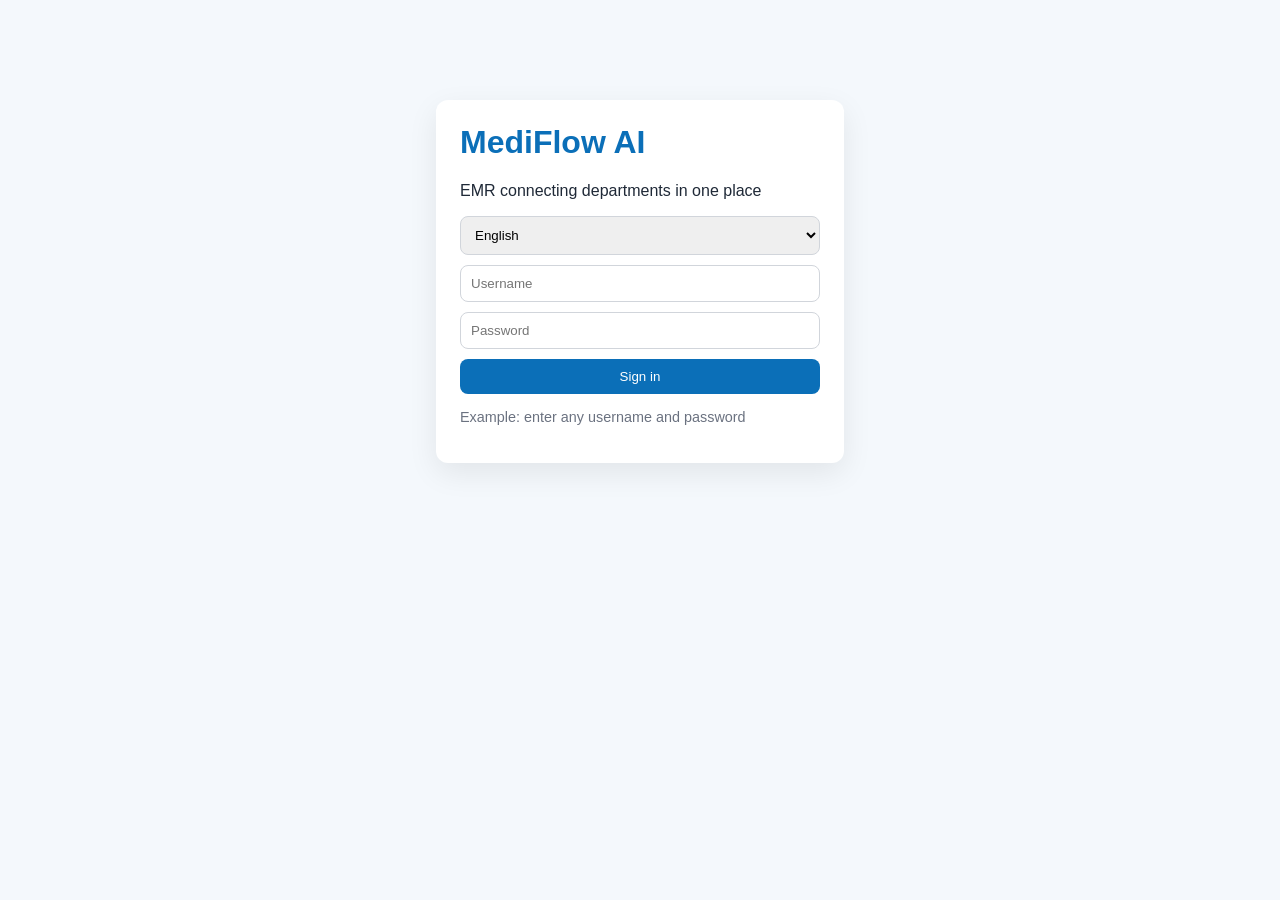
<file: index.html>
<!doctype html>
<html lang="th">
<head>
  <meta charset="utf-8">
  <meta name="viewport" content="width=device-width, initial-scale=1">
  <title>MediFlow AI</title>
  <link rel="stylesheet" href="css/style.css?v=20260801">
</head>
<body data-page="login">
  <div class="login-card">
    <h1 data-i18n="login.title">MediFlow AI</h1>
    <p data-i18n="login.subtitle">ระบบ EMR ที่เชื่อมทุกแผนกในเวลาเดียวกัน</p>
    <label class="sr-only" for="langSelect" data-i18n="common.language">Language</label>
    <select id="langSelect" data-i18n-aria-label="common.language_switcher" aria-label="Language switcher">
      <option value="lo">ລາວ</option>
      <option value="th">ภาษาไทย</option>
      <option value="en">English</option>
    </select>
    <input id="username" placeholder="Username" data-i18n-placeholder="login.form.username">
    <input id="password" placeholder="Password" type="password" data-i18n-placeholder="login.form.password">
    <button id="loginBtn" data-i18n="login.submit">เข้าสู่ระบบ</button>
    <p class="hint" data-i18n="login.hint">ตัวอย่าง: ใส่ชื่อผู้ใช้และรหัสผ่านใดก็ได้</p>
  </div>
  <script src="js/app.js?v=20260801"></script>
</body>
</html>
</file>
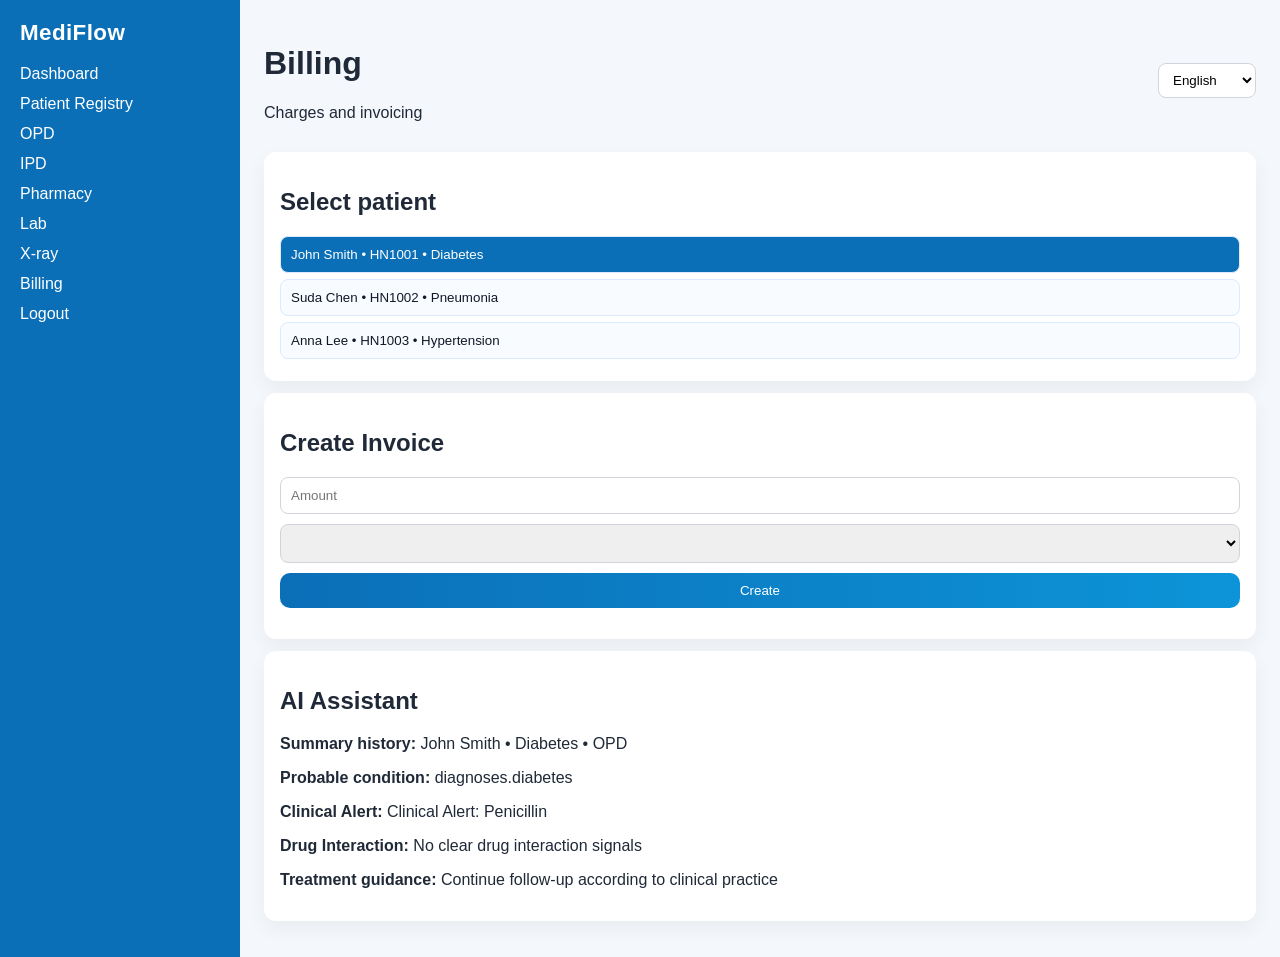
<file: billing.html>
<!doctype html>
<html lang="th">
<head>
  <meta charset="utf-8">
  <meta name="viewport" content="width=device-width, initial-scale=1">
  <title>Billing</title>
  <link rel="stylesheet" href="css/style.css?v=20260801">
</head>
<body data-page="billing">
  <div class="layout">
    <aside class="sidebar">
      <h2>MediFlow</h2>
      <a href="dashboard.html" data-i18n="nav.dashboard">Dashboard</a>
      <a href="patients.html" data-i18n="nav.patients">Patient Registry</a>
      <a href="opd.html" data-i18n="nav.opd">OPD</a>
      <a href="ipd.html" data-i18n="nav.ipd">IPD</a>
      <a href="pharmacy.html" data-i18n="nav.pharmacy">Pharmacy</a>
      <a href="lab.html" data-i18n="nav.lab">Lab</a>
      <a href="xray.html" data-i18n="nav.xray">X-ray</a>
      <a href="billing.html" data-i18n="nav.billing">Billing</a>
      <a href="index.html" data-i18n="nav.logout">Logout</a>
    </aside>

    <main class="main">
      <header class="topbar">
        <div class="topbar-left">
          <h1 data-i18n="billing.title">Billing</h1>
          <p data-i18n="billing.subtitle">ข้อมูลค่าใช้จ่ายและการเรียกเก็บ</p>
        </div>
        <div class="topbar-right">
          <label class="sr-only" for="langSelect">Language</label>
          <select id="langSelect" aria-label="Language switcher">
            <option value="lo">ລາວ</option>
            <option value="th">ภาษาไทย</option>
            <option value="en">English</option>
          </select>
        </div>
      </header>

      <section class="panel">
        <h2 data-i18n="common.select_patient">เลือกผู้ป่วย</h2>
        <div id="patientList" class="patient-list"></div>
      </section>

      <section class="panel">
        <h2 data-i18n="billing.create">สร้างบิล</h2>
        <form id="billingForm">
          <input id="billingAmount" type="number" placeholder="จำนวนเงิน" data-i18n-placeholder="billing.form.amount">
          <select id="billingType" data-i18n="billing.form.type">
            <option value="Consultation" data-i18n="billing.type.consultation">Consultation</option>
            <option value="Admission" data-i18n="billing.type.admission">Admission</option>
            <option value="Lab" data-i18n="billing.type.lab">Lab</option>
            <option value="Imaging" data-i18n="billing.type.imaging">Imaging</option>
          </select>
          <button type="submit" data-i18n="billing.submit">สร้างบิล</button>
          <p class="message"></p>
        </form>
      </section>

      <section class="panel" id="aiPanel"></section>
    </main>
  </div>

  <script src="js/app.js?v=20260801"></script>
</body>
</html>
</file>
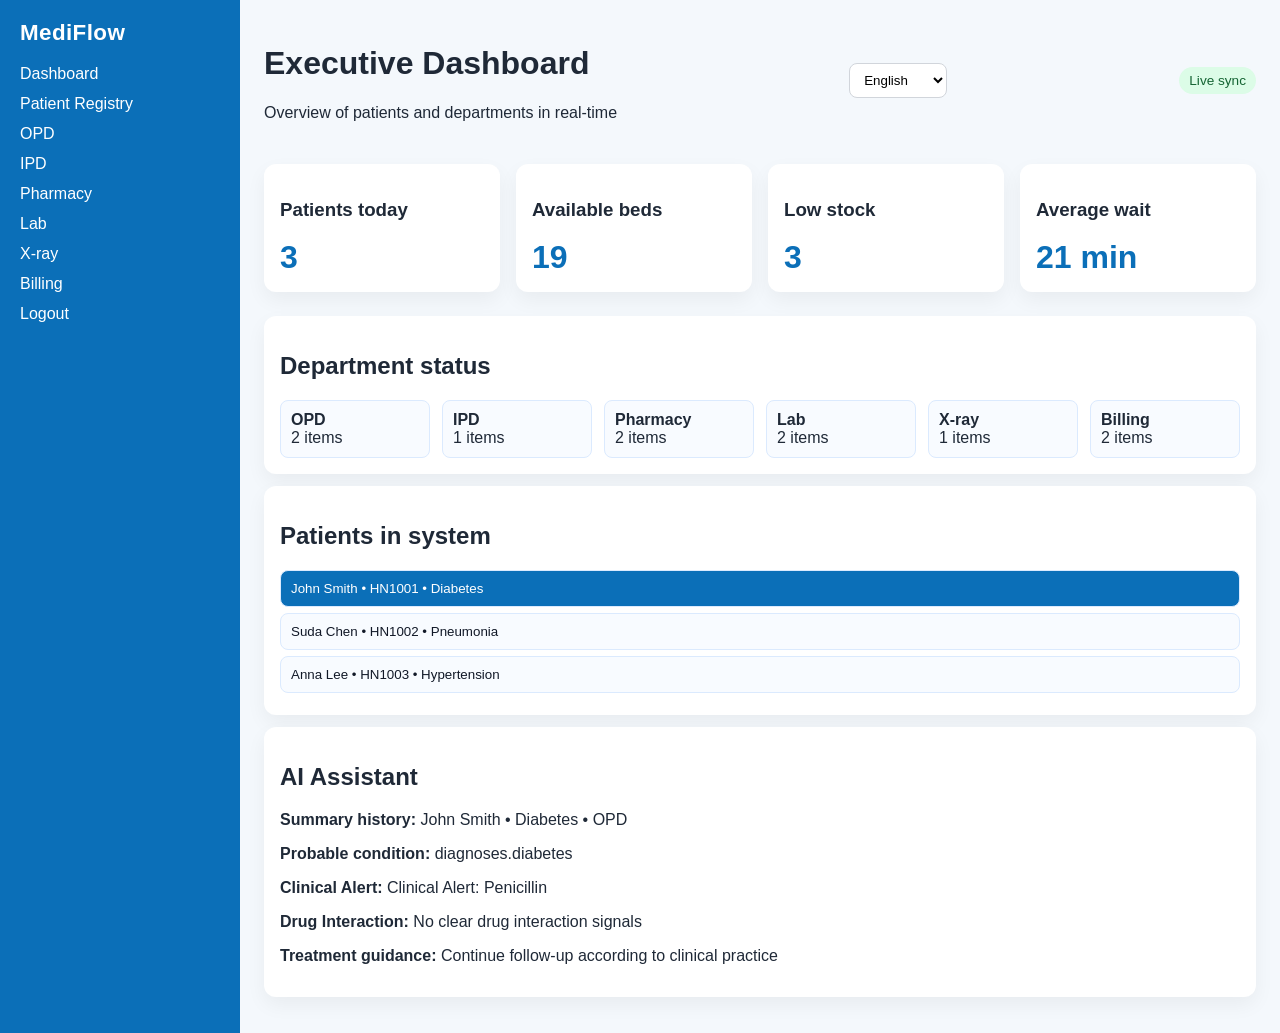
<file: dashboard.html>
<!doctype html>
<html lang="th">
<head>
  <meta charset="utf-8">
  <meta name="viewport" content="width=device-width, initial-scale=1">
  <title>Dashboard</title>
  <link rel="stylesheet" href="css/style.css?v=20260801">
</head>
<body data-page="dashboard">
  <div class="layout">
    <aside class="sidebar">
      <h2>MediFlow</h2>
      <a href="dashboard.html" data-i18n="nav.dashboard">Dashboard</a>
      <a href="patients.html" data-i18n="nav.patients">Patient Registry</a>
      <a href="opd.html" data-i18n="nav.opd">OPD</a>
      <a href="ipd.html" data-i18n="nav.ipd">IPD</a>
      <a href="pharmacy.html" data-i18n="nav.pharmacy">Pharmacy</a>
      <a href="lab.html" data-i18n="nav.lab">Lab</a>
      <a href="xray.html" data-i18n="nav.xray">X-ray</a>
      <a href="billing.html" data-i18n="nav.billing">Billing</a>
      <a href="index.html" data-i18n="nav.logout">Logout</a>
    </aside>

    <main class="main">
      <header class="topbar">
        <div class="topbar-left">
          <h1 data-i18n="dashboard.title">Executive Dashboard</h1>
          <p data-i18n="dashboard.subtitle">ภาพรวมผู้ป่วยและแผนกต่าง ๆ แบบ real-time</p>
        </div>
        <div class="topbar-right">
          <label class="sr-only" for="langSelect">Language</label>
          <select id="langSelect" aria-label="Language switcher">
            <option value="lo">ລາວ</option>
            <option value="th">ภาษาไทย</option>
            <option value="en">English</option>
          </select>
        </div>
        <span class="live-pill" data-i18n="dashboard.live">Live sync</span>
      </header>

      <section class="cards">
        <div class="card">
          <h3 data-i18n="dashboard.cards.today_patients">จำนวนผู้ป่วยวันนี้</h3>
          <p id="todayPatients" class="big-number">0</p>
        </div>
        <div class="card">
          <h3 data-i18n="dashboard.cards.available_beds">เตียงว่าง</h3>
          <p id="availableBeds" class="big-number">0</p>
        </div>
        <div class="card">
          <h3 data-i18n="dashboard.cards.low_stock">ยาใกล้หมด</h3>
          <p id="lowStock" class="big-number">0</p>
        </div>
        <div class="card">
          <h3 data-i18n="dashboard.cards.avg_wait">เวลารอเฉลี่ย</h3>
          <p id="avgWait" class="big-number">0</p>
        </div>
      </section>

      <section class="panel">
        <h2 data-i18n="dashboard.department_status">สถานะแผนก</h2>
        <div class="status-grid" id="departmentStatus"></div>
      </section>

      <section class="panel">
        <h2 data-i18n="dashboard.patients">ผู้ป่วยในระบบ</h2>
        <div id="patientList"></div>
      </section>

      <section class="panel" id="aiPanel"></section>
    </main>
  </div>

  <script src="js/app.js?v=20260801"></script>
</body>
</html>
</file>
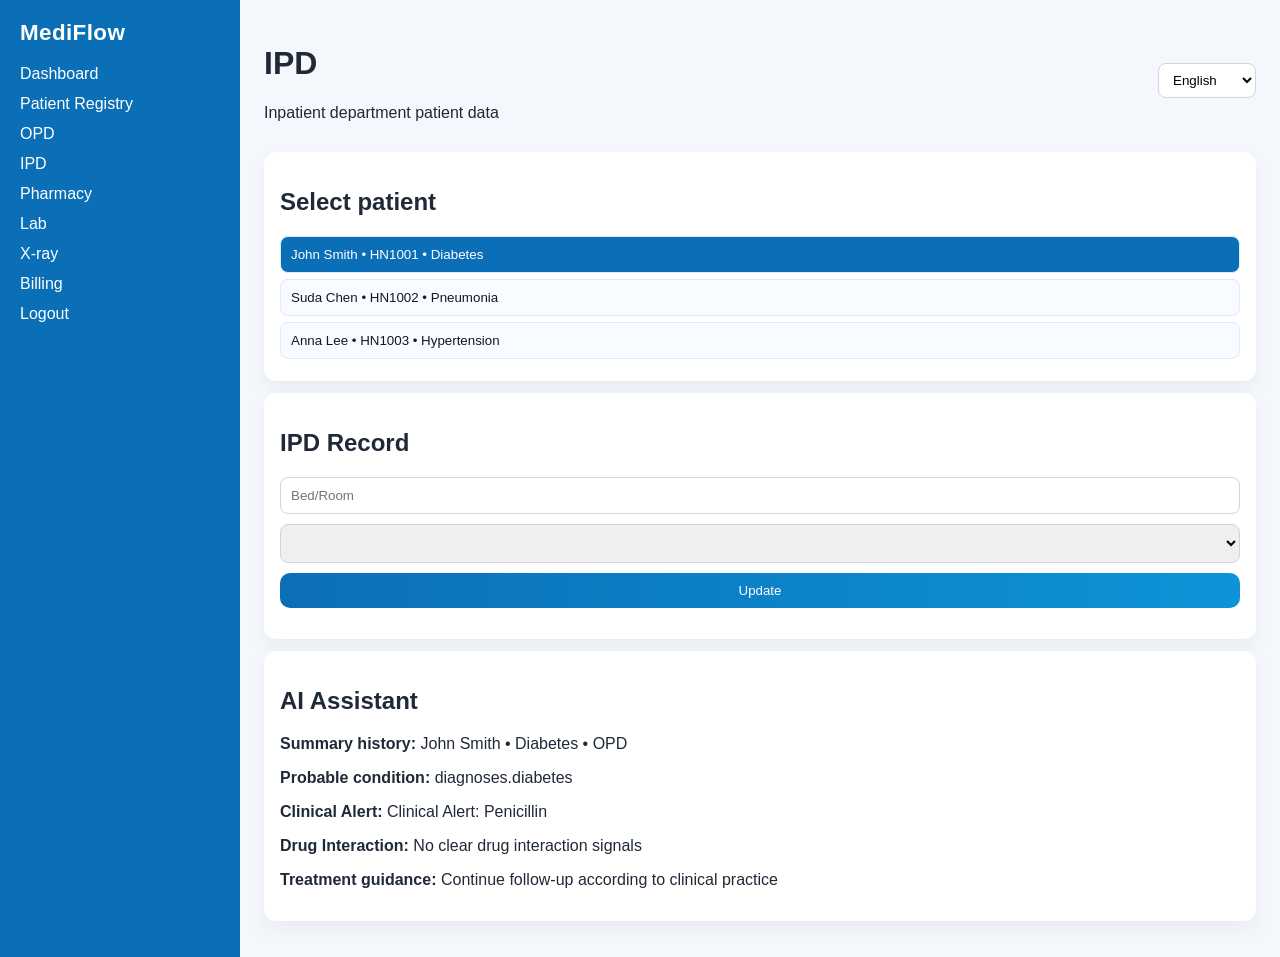
<file: ipd.html>
<!doctype html>
<html lang="th">
<head>
  <meta charset="utf-8">
  <meta name="viewport" content="width=device-width, initial-scale=1">
  <title>IPD</title>
  <link rel="stylesheet" href="css/style.css?v=20260801">
</head>
<body data-page="ipd">
  <div class="layout">
    <aside class="sidebar">
      <h2>MediFlow</h2>
      <a href="dashboard.html" data-i18n="nav.dashboard">Dashboard</a>
      <a href="patients.html" data-i18n="nav.patients">Patient Registry</a>
      <a href="opd.html" data-i18n="nav.opd">OPD</a>
      <a href="ipd.html" data-i18n="nav.ipd">IPD</a>
      <a href="pharmacy.html" data-i18n="nav.pharmacy">Pharmacy</a>
      <a href="lab.html" data-i18n="nav.lab">Lab</a>
      <a href="xray.html" data-i18n="nav.xray">X-ray</a>
      <a href="billing.html" data-i18n="nav.billing">Billing</a>
      <a href="index.html" data-i18n="nav.logout">Logout</a>
    </aside>

    <main class="main">
      <header class="topbar">
        <div class="topbar-left">
          <h1 data-i18n="ipd.title">IPD</h1>
          <p data-i18n="ipd.subtitle">ข้อมูลผู้ป่วยสำหรับแผนกผู้ป่วยใน</p>
        </div>
        <div class="topbar-right">
          <label class="sr-only" for="langSelect">Language</label>
          <select id="langSelect" aria-label="Language switcher">
            <option value="lo">ລາວ</option>
            <option value="th">ภาษาไทย</option>
            <option value="en">English</option>
          </select>
        </div>
      </header>

      <section class="panel">
        <h2 data-i18n="common.select_patient">เลือกผู้ป่วย</h2>
        <div id="patientList" class="patient-list"></div>
      </section>

      <section class="panel">
        <h2 data-i18n="ipd.record">บันทึก IPD</h2>
        <form id="ipdForm">
          <input id="bedNumber" placeholder="เลขเตียง" data-i18n-placeholder="ipd.form.bed">
          <select id="ipdStatus" data-i18n="ipd.form.status">
            <option value="Stable" data-i18n="patients.status.stable">Stable</option>
            <option value="Critical" data-i18n="patients.status.critical">Critical</option>
            <option value="Discharged" data-i18n="patients.status.discharged">Discharged</option>
          </select>
          <button type="submit" data-i18n="ipd.update">อัปเดตข้อมูล</button>
          <p class="message"></p>
        </form>
      </section>

      <section class="panel" id="aiPanel"></section>
    </main>
  </div>

  <script src="js/app.js?v=20260801"></script>
</body>
</html>
</file>
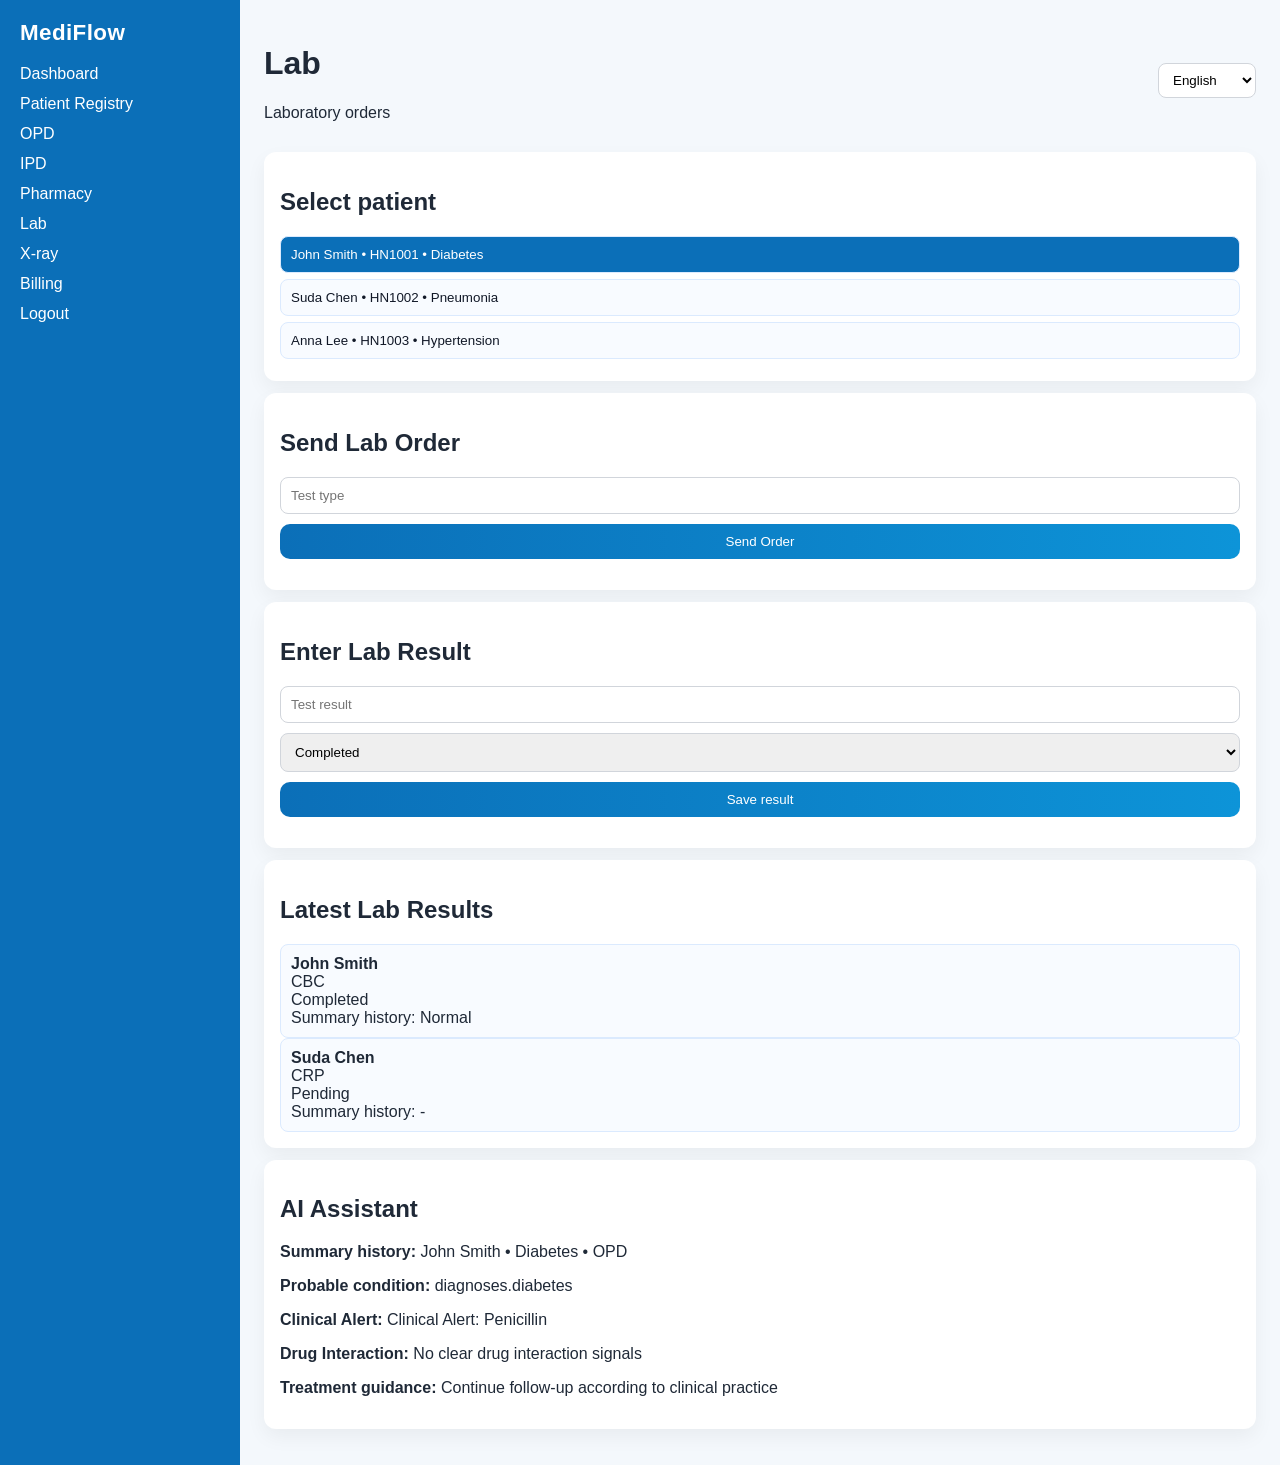
<file: lab.html>
<!doctype html>
<html lang="th">
<head>
  <meta charset="utf-8">
  <meta name="viewport" content="width=device-width, initial-scale=1">
  <title>Lab</title>
  <link rel="stylesheet" href="css/style.css?v=20260801">
</head>
<body data-page="lab">
  <div class="layout">
    <aside class="sidebar">
      <h2>MediFlow</h2>
      <a href="dashboard.html" data-i18n="nav.dashboard">Dashboard</a>
      <a href="patients.html" data-i18n="nav.patients">Patient Registry</a>
      <a href="opd.html" data-i18n="nav.opd">OPD</a>
      <a href="ipd.html" data-i18n="nav.ipd">IPD</a>
      <a href="pharmacy.html" data-i18n="nav.pharmacy">Pharmacy</a>
      <a href="lab.html" data-i18n="nav.lab">Lab</a>
      <a href="xray.html" data-i18n="nav.xray">X-ray</a>
      <a href="billing.html" data-i18n="nav.billing">Billing</a>
      <a href="index.html" data-i18n="nav.logout">Logout</a>
    </aside>

    <main class="main">
      <header class="topbar">
        <div class="topbar-left">
          <h1 data-i18n="lab.title">Lab</h1>
          <p data-i18n="lab.subtitle">คำสั่งตรวจทางห้องปฏิบัติการ</p>
        </div>
        <div class="topbar-right">
          <label class="sr-only" for="langSelect">Language</label>
          <select id="langSelect" aria-label="Language switcher">
            <option value="lo">ລາວ</option>
            <option value="th">ภาษาไทย</option>
            <option value="en">English</option>
          </select>
        </div>
      </header>

      <section class="panel">
        <h2 data-i18n="common.select_patient">เลือกผู้ป่วย</h2>
        <div id="patientList" class="patient-list"></div>
      </section>

      <section class="panel">
        <h2 data-i18n="lab.order">ส่งคำสั่ง Lab</h2>
        <form id="labForm">
          <input id="labTest" placeholder="ประเภทการตรวจ" data-i18n-placeholder="lab.form.test">
          <button type="submit" data-i18n="lab.submit">ส่งคำสั่ง</button>
          <p class="message"></p>
        </form>
      </section>

      <section class="panel">
        <h2 data-i18n="lab.result.title">ใส่ผล Lab</h2>
        <form id="labResultForm">
          <input id="labResultValue" placeholder="ผลตรวจ" data-i18n-placeholder="lab.result.value">
          <select id="labResultStatus">
            <option value="Completed" data-i18n="status.completed">Completed</option>
            <option value="Pending" data-i18n="status.pending">Pending</option>
          </select>
          <button type="submit" data-i18n="lab.result.save">บันทึกผล</button>
          <p class="message"></p>
        </form>
      </section>

      <section class="panel">
        <h2 data-i18n="lab.result.list">ผล Lab ล่าสุด</h2>
        <div id="labResultsList"></div>
      </section>

      <section class="panel" id="aiPanel"></section>
    </main>
  </div>

  <script src="js/app.js?v=20260801"></script>
</body>
</html>
</file>
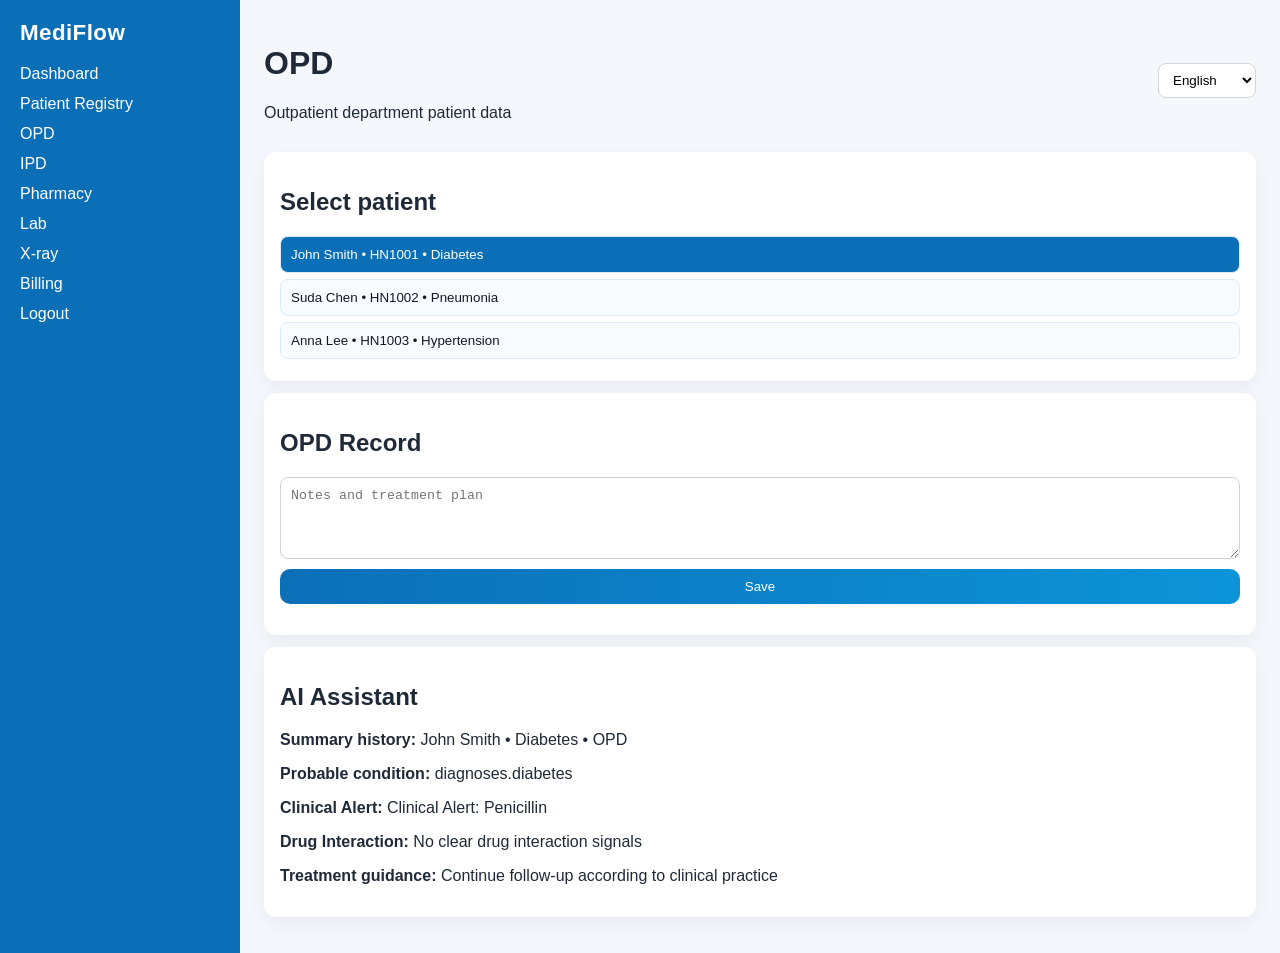
<file: opd.html>
<!doctype html>
<html lang="th">
<head>
  <meta charset="utf-8">
  <meta name="viewport" content="width=device-width, initial-scale=1">
  <title>OPD</title>
  <link rel="stylesheet" href="css/style.css?v=20260801">
</head>
<body data-page="opd">
  <div class="layout">
    <aside class="sidebar">
      <h2>MediFlow</h2>
      <a href="dashboard.html" data-i18n="nav.dashboard">Dashboard</a>
      <a href="patients.html" data-i18n="nav.patients">Patient Registry</a>
      <a href="opd.html" data-i18n="nav.opd">OPD</a>
      <a href="ipd.html" data-i18n="nav.ipd">IPD</a>
      <a href="pharmacy.html" data-i18n="nav.pharmacy">Pharmacy</a>
      <a href="lab.html" data-i18n="nav.lab">Lab</a>
      <a href="xray.html" data-i18n="nav.xray">X-ray</a>
      <a href="billing.html" data-i18n="nav.billing">Billing</a>
      <a href="index.html" data-i18n="nav.logout">Logout</a>
    </aside>

    <main class="main">
      <header class="topbar">
        <div class="topbar-left">
          <h1 data-i18n="opd.title">OPD</h1>
          <p data-i18n="opd.subtitle">ข้อมูลผู้ป่วยสำหรับแผนกผู้ป่วยนอก</p>
        </div>
        <div class="topbar-right">
          <label class="sr-only" for="langSelect">Language</label>
          <select id="langSelect" aria-label="Language switcher">
            <option value="lo">ລາວ</option>
            <option value="th">ภาษาไทย</option>
            <option value="en">English</option>
          </select>
        </div>
      </header>

      <section class="panel">
        <h2 data-i18n="common.select_patient">เลือกผู้ป่วย</h2>
        <div id="patientList" class="patient-list"></div>
      </section>

      <section class="panel">
        <h2 data-i18n="opd.record">บันทึก OPD</h2>
        <form id="opdForm">
          <textarea id="opdNote" rows="4" placeholder="บันทึกอาการและแผนการรักษา" data-i18n-placeholder="opd.form.note"></textarea>
          <button type="submit" data-i18n="opd.save">บันทึกข้อมูล</button>
          <p class="message"></p>
        </form>
      </section>

      <section class="panel" id="aiPanel"></section>
    </main>
  </div>

  <script src="js/app.js?v=20260801"></script>
</body>
</html>
</file>
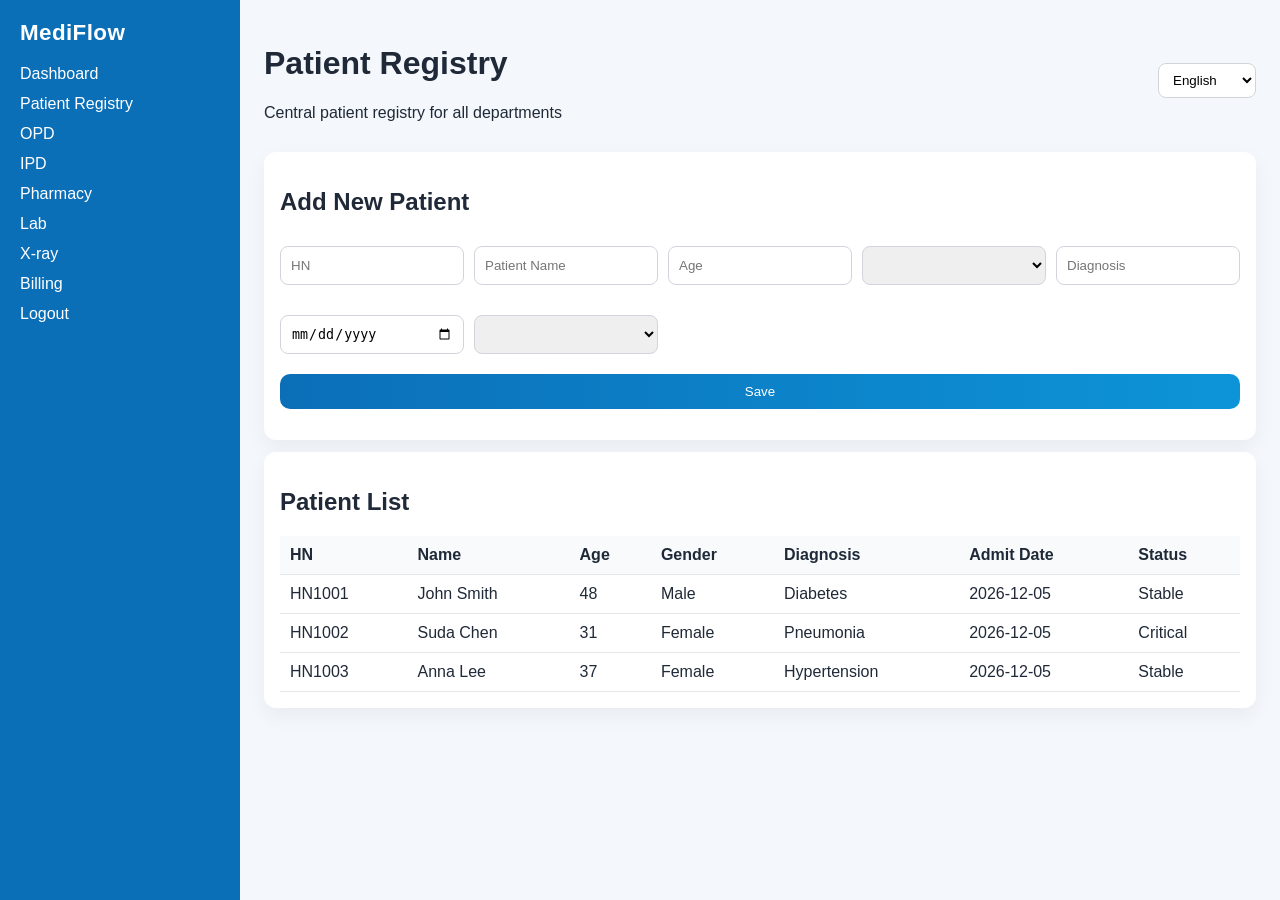
<file: patients.html>
<!doctype html>
<html lang="th">
<head>
  <meta charset="utf-8">
  <meta name="viewport" content="width=device-width, initial-scale=1">
  <title>Patient Registry</title>
  <link rel="stylesheet" href="css/style.css?v=20260801">
</head>
<body data-page="patients">
  <div class="layout">
    <aside class="sidebar">
      <h2>MediFlow</h2>
      <a href="dashboard.html" data-i18n="nav.dashboard">Dashboard</a>
      <a href="patients.html" data-i18n="nav.patients">Patient Registry</a>
      <a href="opd.html" data-i18n="nav.opd">OPD</a>
      <a href="ipd.html" data-i18n="nav.ipd">IPD</a>
      <a href="pharmacy.html" data-i18n="nav.pharmacy">Pharmacy</a>
      <a href="lab.html" data-i18n="nav.lab">Lab</a>
      <a href="xray.html" data-i18n="nav.xray">X-ray</a>
      <a href="billing.html" data-i18n="nav.billing">Billing</a>
      <a href="index.html" data-i18n="nav.logout">Logout</a>
    </aside>

    <main class="main">
      <header class="topbar">
        <div class="topbar-left">
          <h1 data-i18n="patients.title">Patient Registry</h1>
          <p data-i18n="patients.subtitle">ทะเบียนผู้ป่วยกลางสำหรับทุกแผนก</p>
        </div>
        <div class="topbar-right">
          <label class="sr-only" for="langSelect">Language</label>
          <select id="langSelect" aria-label="Language switcher">
            <option value="lo">ລາວ</option>
            <option value="th">ภาษาไทย</option>
            <option value="en">English</option>
          </select>
        </div>
      </header>

      <section class="panel">
        <h2 data-i18n="patients.add_new">เพิ่มผู้ป่วยใหม่</h2>
        <form id="patientForm">
          <div class="form-grid">
            <input name="hn" placeholder="HN" data-i18n-placeholder="patients.form.hn">
            <input name="name" placeholder="ชื่อผู้ป่วย" required data-i18n-placeholder="patients.form.name">
            <input name="age" type="number" placeholder="อายุ" required data-i18n-placeholder="patients.form.age">
            <select name="gender" data-i18n="patients.form.gender">
              <option value="ชาย" data-i18n="patients.gender.male">ชาย</option>
              <option value="หญิง" data-i18n="patients.gender.female">หญิง</option>
              <option value="อื่นๆ" data-i18n="patients.gender.other">อื่นๆ</option>
            </select>
            <input name="diagnosis" placeholder="โรค/วินิจฉัย" required data-i18n-placeholder="patients.form.diagnosis">
            <input name="admissionDate" type="date" required>
            <select name="status" data-i18n="patients.form.status">
              <option value="Stable" data-i18n="patients.status.stable">Stable</option>
              <option value="Critical" data-i18n="patients.status.critical">Critical</option>
              <option value="Discharged" data-i18n="patients.status.discharged">Discharged</option>
            </select>
          </div>
          <button type="submit" data-i18n="patients.save">บันทึกข้อมูล</button>
          <p id="formMessage" class="message"></p>
        </form>
      </section>

      <section class="panel">
        <h2 data-i18n="patients.list">รายการผู้ป่วย</h2>
        <table>
          <thead>
            <tr>
              <th data-i18n="table.hn">HN</th>
              <th data-i18n="table.name">ชื่อ</th>
              <th data-i18n="table.age">อายุ</th>
              <th data-i18n="table.gender">เพศ</th>
              <th data-i18n="table.diagnosis">วินิจฉัย</th>
              <th data-i18n="table.admit_date">วันที่ Admit</th>
              <th data-i18n="table.status">Status</th>
            </tr>
          </thead>
          <tbody id="patientTableBody"></tbody>
        </table>
      </section>
    </main>
  </div>

  <script src="js/app.js?v=20260801"></script>
</body>
</html>
</file>
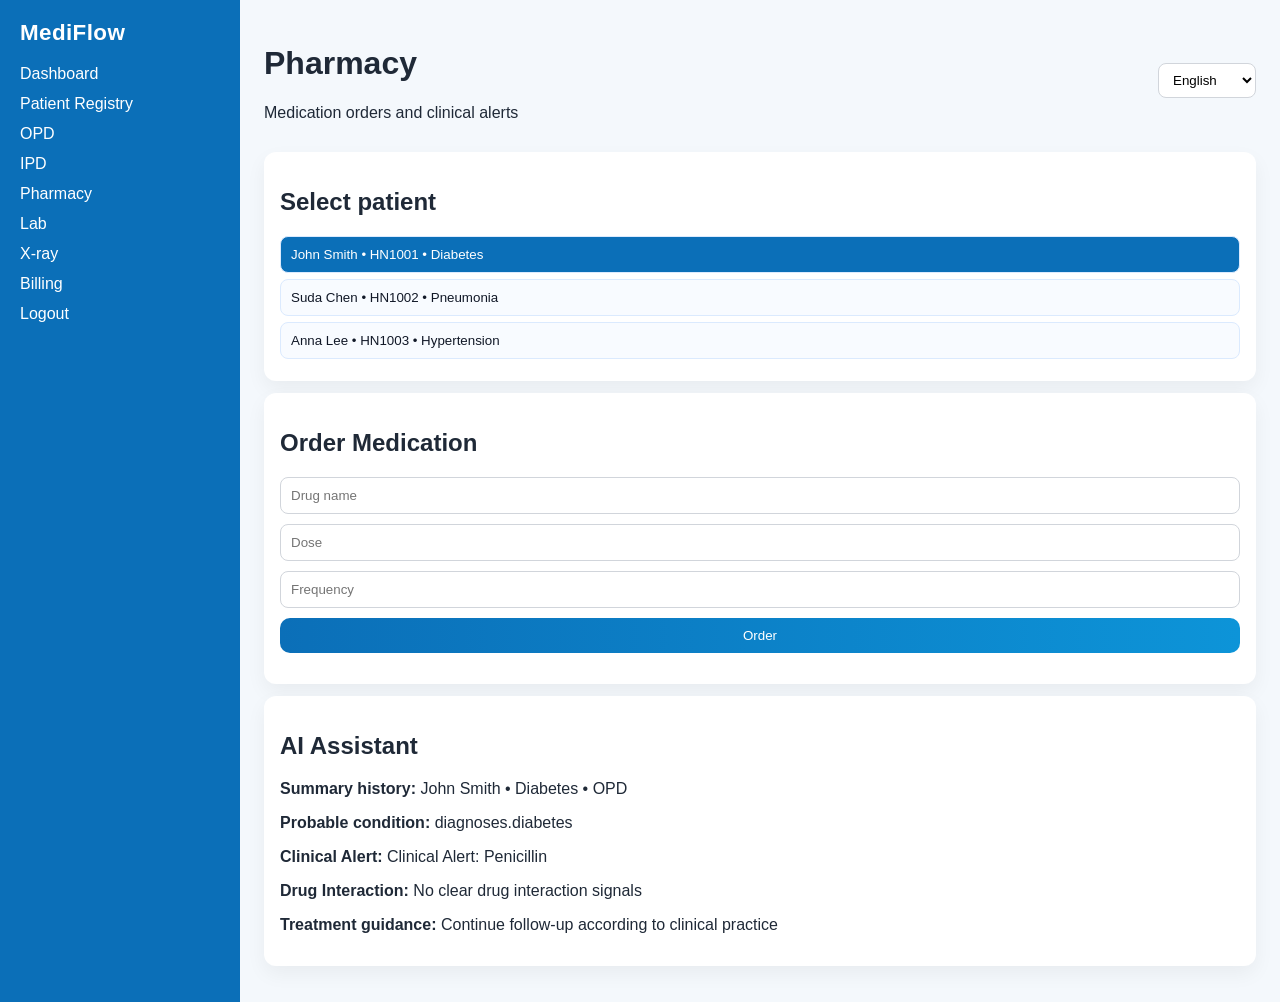
<file: pharmacy.html>
<!doctype html>
<html lang="th">
<head>
  <meta charset="utf-8">
  <meta name="viewport" content="width=device-width, initial-scale=1">
  <title>Pharmacy</title>
  <link rel="stylesheet" href="css/style.css?v=20260801">
</head>
<body data-page="pharmacy">
  <div class="layout">
    <aside class="sidebar">
      <h2>MediFlow</h2>
      <a href="dashboard.html" data-i18n="nav.dashboard">Dashboard</a>
      <a href="patients.html" data-i18n="nav.patients">Patient Registry</a>
      <a href="opd.html" data-i18n="nav.opd">OPD</a>
      <a href="ipd.html" data-i18n="nav.ipd">IPD</a>
      <a href="pharmacy.html" data-i18n="nav.pharmacy">Pharmacy</a>
      <a href="lab.html" data-i18n="nav.lab">Lab</a>
      <a href="xray.html" data-i18n="nav.xray">X-ray</a>
      <a href="billing.html" data-i18n="nav.billing">Billing</a>
      <a href="index.html" data-i18n="nav.logout">Logout</a>
    </aside>

    <main class="main">
      <header class="topbar">
        <div class="topbar-left">
          <h1 data-i18n="pharmacy.title">Pharmacy</h1>
          <p data-i18n="pharmacy.subtitle">ระบบสั่งยาและ Clinical Alert</p>
        </div>
        <div class="topbar-right">
          <label class="sr-only" for="langSelect">Language</label>
          <select id="langSelect" aria-label="Language switcher">
            <option value="lo">ລາວ</option>
            <option value="th">ภาษาไทย</option>
            <option value="en">English</option>
          </select>
        </div>
      </header>

      <section class="panel">
        <h2 data-i18n="common.select_patient">เลือกผู้ป่วย</h2>
        <div id="patientList" class="patient-list"></div>
      </section>

      <section class="panel">
        <h2 data-i18n="pharmacy.order">สั่งยา</h2>
        <form id="pharmacyForm">
          <input id="drugName" placeholder="ชื่อยา" data-i18n-placeholder="pharmacy.form.name">
          <input id="drugDose" type="number" placeholder="ขนาดยา" data-i18n-placeholder="pharmacy.form.dose">
          <input id="drugFreq" placeholder="ความถี่" data-i18n-placeholder="pharmacy.form.freq">
          <button type="submit" data-i18n="pharmacy.submit">สั่งยา</button>
          <p class="message"></p>
        </form>
      </section>

      <section class="panel" id="aiPanel"></section>
    </main>
  </div>

  <script src="js/app.js?v=20260801"></script>
</body>
</html>
</file>
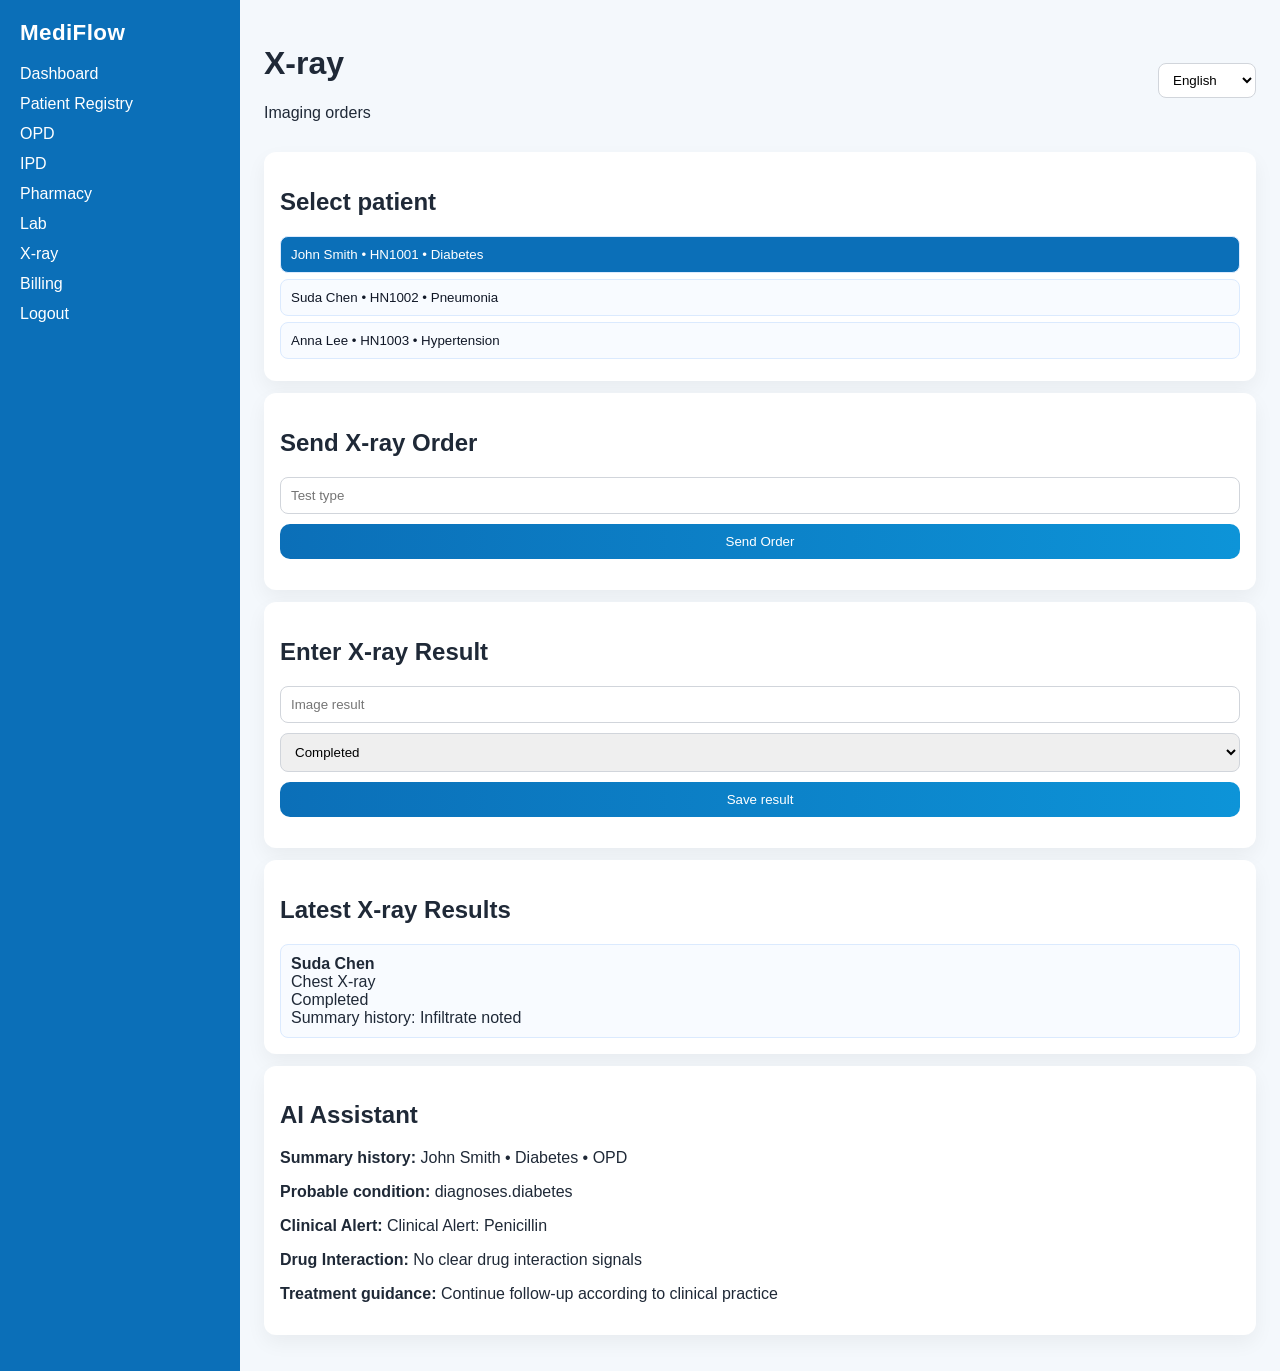
<file: xray.html>
<!doctype html>
<html lang="th">
<head>
  <meta charset="utf-8">
  <meta name="viewport" content="width=device-width, initial-scale=1">
  <title>X-ray</title>
  <link rel="stylesheet" href="css/style.css?v=20260801">
</head>
<body data-page="xray">
  <div class="layout">
    <aside class="sidebar">
      <h2>MediFlow</h2>
      <a href="dashboard.html" data-i18n="nav.dashboard">Dashboard</a>
      <a href="patients.html" data-i18n="nav.patients">Patient Registry</a>
      <a href="opd.html" data-i18n="nav.opd">OPD</a>
      <a href="ipd.html" data-i18n="nav.ipd">IPD</a>
      <a href="pharmacy.html" data-i18n="nav.pharmacy">Pharmacy</a>
      <a href="lab.html" data-i18n="nav.lab">Lab</a>
      <a href="xray.html" data-i18n="nav.xray">X-ray</a>
      <a href="billing.html" data-i18n="nav.billing">Billing</a>
      <a href="index.html" data-i18n="nav.logout">Logout</a>
    </aside>

    <main class="main">
      <header class="topbar">
        <div class="topbar-left">
          <h1 data-i18n="xray.title">X-ray</h1>
          <p data-i18n="xray.subtitle">คำสั่งตรวจภาพรังสี</p>
        </div>
        <div class="topbar-right">
          <label class="sr-only" for="langSelect">Language</label>
          <select id="langSelect" aria-label="Language switcher">
            <option value="lo">ລາວ</option>
            <option value="th">ภาษาไทย</option>
            <option value="en">English</option>
          </select>
        </div>
      </header>

      <section class="panel">
        <h2 data-i18n="common.select_patient">เลือกผู้ป่วย</h2>
        <div id="patientList" class="patient-list"></div>
      </section>

      <section class="panel">
        <h2 data-i18n="xray.order">ส่งคำสั่ง X-ray</h2>
        <form id="xrayForm">
          <input id="xrayTest" placeholder="ประเภทการตรวจ" data-i18n-placeholder="xray.form.test">
          <button type="submit" data-i18n="xray.submit">ส่งคำสั่ง</button>
          <p class="message"></p>
        </form>
      </section>

      <section class="panel">
        <h2 data-i18n="xray.result.title">ใส่ผล X-ray</h2>
        <form id="xrayResultForm">
          <input id="xrayResultValue" placeholder="ผลภาพ" data-i18n-placeholder="xray.result.value">
          <select id="xrayResultStatus">
            <option value="Completed" data-i18n="status.completed">Completed</option>
            <option value="Pending" data-i18n="status.pending">Pending</option>
          </select>
          <button type="submit" data-i18n="xray.result.save">บันทึกผล</button>
          <p class="message"></p>
        </form>
      </section>

      <section class="panel">
        <h2 data-i18n="xray.result.list">ผล X-ray ล่าสุด</h2>
        <div id="xrayResultsList"></div>
      </section>

      <section class="panel" id="aiPanel"></section>
    </main>
  </div>

  <script src="js/app.js?v=20260801"></script>
</body>
</html>
</file>
<file: css/style.css>
body {
  font-family: Arial, sans-serif;
  margin: 0;
  background: #f4f8fc;
  color: #1f2937;
}

.layout {
  display: flex;
  min-height: 100vh;
}

.login-card {
  width: 360px;
  margin: 100px auto;
  padding: 24px;
  background: #fff;
  border-radius: 12px;
  box-shadow: 0 10px 30px rgba(0, 0, 0, 0.08);
}

.login-card h1 {
  margin-top: 0;
  color: #0b6fb8;
}

input, select, button, textarea {
  display: block;
  width: 100%;
  margin: 10px 0;
  padding: 10px;
  border-radius: 8px;
  border: 1px solid #d1d5db;
  box-sizing: border-box;
}

button {
  background: #0b6fb8;
  color: #fff;
  border: none;
  cursor: pointer;
}

.hint, .muted {
  font-size: 0.9rem;
  color: #6b7280;
}

.sidebar {
  width: 240px;
  min-height: 100vh;
  background: #0b6fb8;
  color: #fff;
  padding: 20px;
  box-sizing: border-box;
}

.sidebar h2 {
  margin-top: 0;
  font-size: 1.4rem;
  letter-spacing: 0.4px;
}

.topbar {
  display: flex;
  justify-content: space-between;
  align-items: center;
  margin-bottom: 14px;
  gap: 12px;
}

.topbar-right select {
  padding: 8px 10px;
  border-radius: 8px;
  border: 1px solid #d1d5db;
  background: #fff;
}

.sr-only {
  position: absolute !important;
  height: 1px; width: 1px;
  overflow: hidden; clip: rect(1px, 1px, 1px, 1px);
  white-space: nowrap; border: 0; padding: 0; margin: -1px;
}

.sidebar a {
  display: block;
  color: #fff;
  text-decoration: none;
  margin: 12px 0;
}

.main {
  flex: 1;
  padding: 24px;
}

.topbar {
  display: flex;
  justify-content: space-between;
  align-items: center;
  margin-bottom: 14px;
}

.live-pill {
  background: #dcfce7;
  color: #166534;
  padding: 6px 10px;
  border-radius: 999px;
  font-size: 0.85rem;
}

.cards {
  display: grid;
  grid-template-columns: repeat(auto-fit, minmax(180px, 1fr));
  gap: 16px;
}

.card, .panel {
  background: #fff;
  padding: 16px;
  margin: 12px 0;
  border-radius: 12px;
  box-shadow: 0 8px 20px rgba(0, 0, 0, 0.05);
}

button[type="submit"] {
  background: linear-gradient(90deg,#0b6fb8,#0d94d8);
  border: none;
  color: #fff;
  padding: 10px 14px;
  border-radius: 10px;
  cursor: pointer;
}

table thead th {
  background: #f8fafc;
  font-weight: 600;
}

table tbody tr:hover {
  background: #fbfdff;
}

.big-number {
  font-size: 2rem;
  font-weight: bold;
  color: #0b6fb8;
  margin: 4px 0 0;
}

.form-grid {
  display: grid;
  grid-template-columns: repeat(auto-fit, minmax(180px, 1fr));
  gap: 10px;
}

.message {
  color: #0f766e;
  font-size: 0.95rem;
}

.grid-2 {
  display: grid;
  grid-template-columns: 1.2fr 0.8fr;
  gap: 16px;
}

.status-grid {
  display: grid;
  grid-template-columns: repeat(auto-fit, minmax(140px, 1fr));
  gap: 12px;
}

.status-item {
  background: #f8fbff;
  border: 1px solid #dbeafe;
  padding: 10px;
  border-radius: 8px;
}

.patient-list button {
  width: 100%;
  text-align: left;
  background: #f8fbff;
  color: #111827;
  border: 1px solid #dbeafe;
  margin: 6px 0;
}

.patient-list button.active {
  background: #0b6fb8;
  color: #fff;
}

.table-wrap {
  overflow-x: auto;
}

table {
  width: 100%;
  border-collapse: collapse;
}

th, td {
  padding: 10px;
  border-bottom: 1px solid #e5e7eb;
  text-align: left;
}

.alert-box {
  background: #fef2f2;
  border-left: 4px solid #dc2626;
  padding: 10px;
  margin-top: 10px;
  border-radius: 6px;
}

.success-box {
  background: #ecfdf5;
  border-left: 4px solid #16a34a;
  padding: 10px;
  margin-top: 10px;
  border-radius: 6px;
}

@media (max-width: 768px) {
  .layout {
    display: block;
  }

  .sidebar {
    width: 100%;
    min-height: auto;
  }

  .grid-2 {
    grid-template-columns: 1fr;
  }
}
</file>
